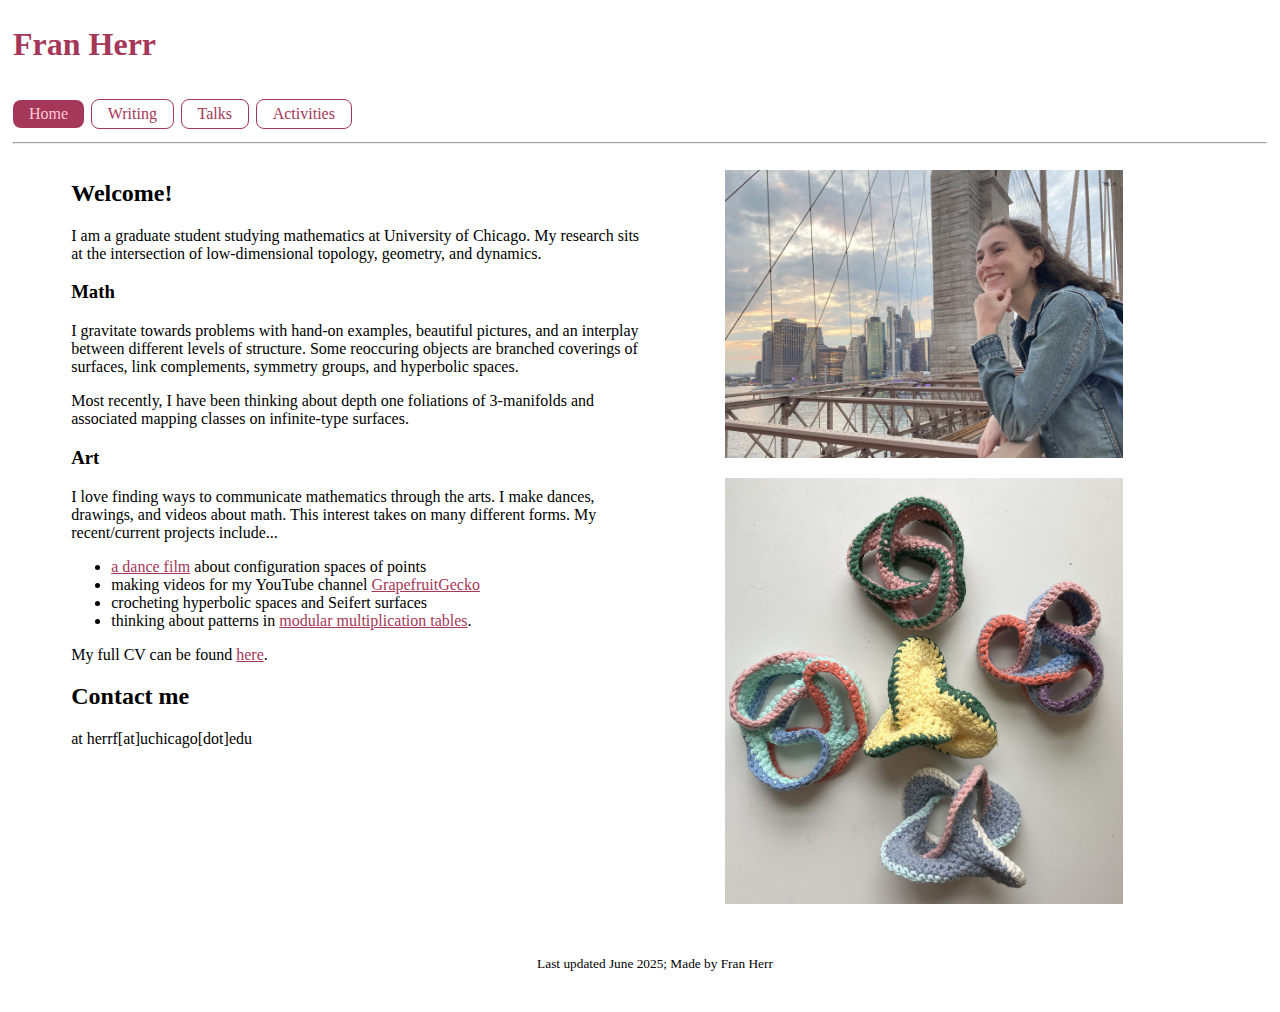
<file: index.html>
<!DOCTYPE HTML>
<html>

<head>
	<title>Fran Herr</title>
<link href="style.css" type="text/css" rel="stylesheet">	
</head>
<body>
<div id="header">
	<h1 id="name"> Fran Herr </h1>
<div id="directory">
	<div>
		<a href="index.html" class="DirBtnBig selected">Home</a>
		<a href="notes.html" class="DirBtnBig">Writing</a>
		<a href="talks.html" class="DirBtnBig">Talks</a>
		<a href="activities.html" class="DirBtnBig">Activities</a>
		<!-- <a href="grapefruitgecko.html" class="DirBtnBig">YouTube</a> -->
	</div>
	<hr>
</div>
</div>
<div id="content-box">
	<div class="container">
		<div>
			<h2 class="centering">Welcome!</h2>
			<p>
				I am a graduate student studying mathematics at University of Chicago. My research sits at the intersection of
			low-dimensional topology, geometry, and dynamics. 
			</p>
			<h3 class="centering">Math</h3>
			<p>
				I gravitate towards problems with hand-on examples, beautiful pictures,
				and an interplay between different levels of structure. Some reoccuring objects are branched coverings of surfaces, 
				link complements, symmetry groups, and hyperbolic spaces. 
			</p>
			<p>
				Most recently, I have been thinking about depth one foliations
				of 3-manifolds and associated mapping classes on infinite-type surfaces.
			</p>
			<h3 class="centering">Art</h3>
			<p>
				I love finding ways to communicate mathematics through the arts. I make dances, drawings, and videos
			about math. This interest takes on many different forms. My recent/current projects include...
			</p>
			<ul>
				<li><a href="https://www.youtube.com/watch?v=pSdeWTqz4yg">a dance film</a> about configuration spaces of points</li>
				<li>making videos for my YouTube channel <a href="https://www.youtube.com/@GrapefruitGecko">GrapefruitGecko</a></li>
				<li>crocheting hyperbolic spaces and Seifert surfaces</li>
				<li>thinking about patterns in <a href="files/mmt-dancing-short.pdf">modular multiplication tables</a>.</li>
			</ul>
			My full CV can be found <a href="files/cv-2025.pdf">here</a>.
		<h2>Contact me</h2> at herrf[at]uchicago[dot]edu
		</div>
		<div>
			<div class="imgDis"><img class="responsive" src="images/profile.jpg" alt="a picture of Fran"></div>
		<div class="imgDis"><img class="responsive" src="images/seifert-surfaces.jpg" alt="crocheted seifert surfaces"></div>
		</div>
	</div>
</div>
</body>
<footer>Last updated June 2025; Made by Fran Herr</footer>
</html>
</file>
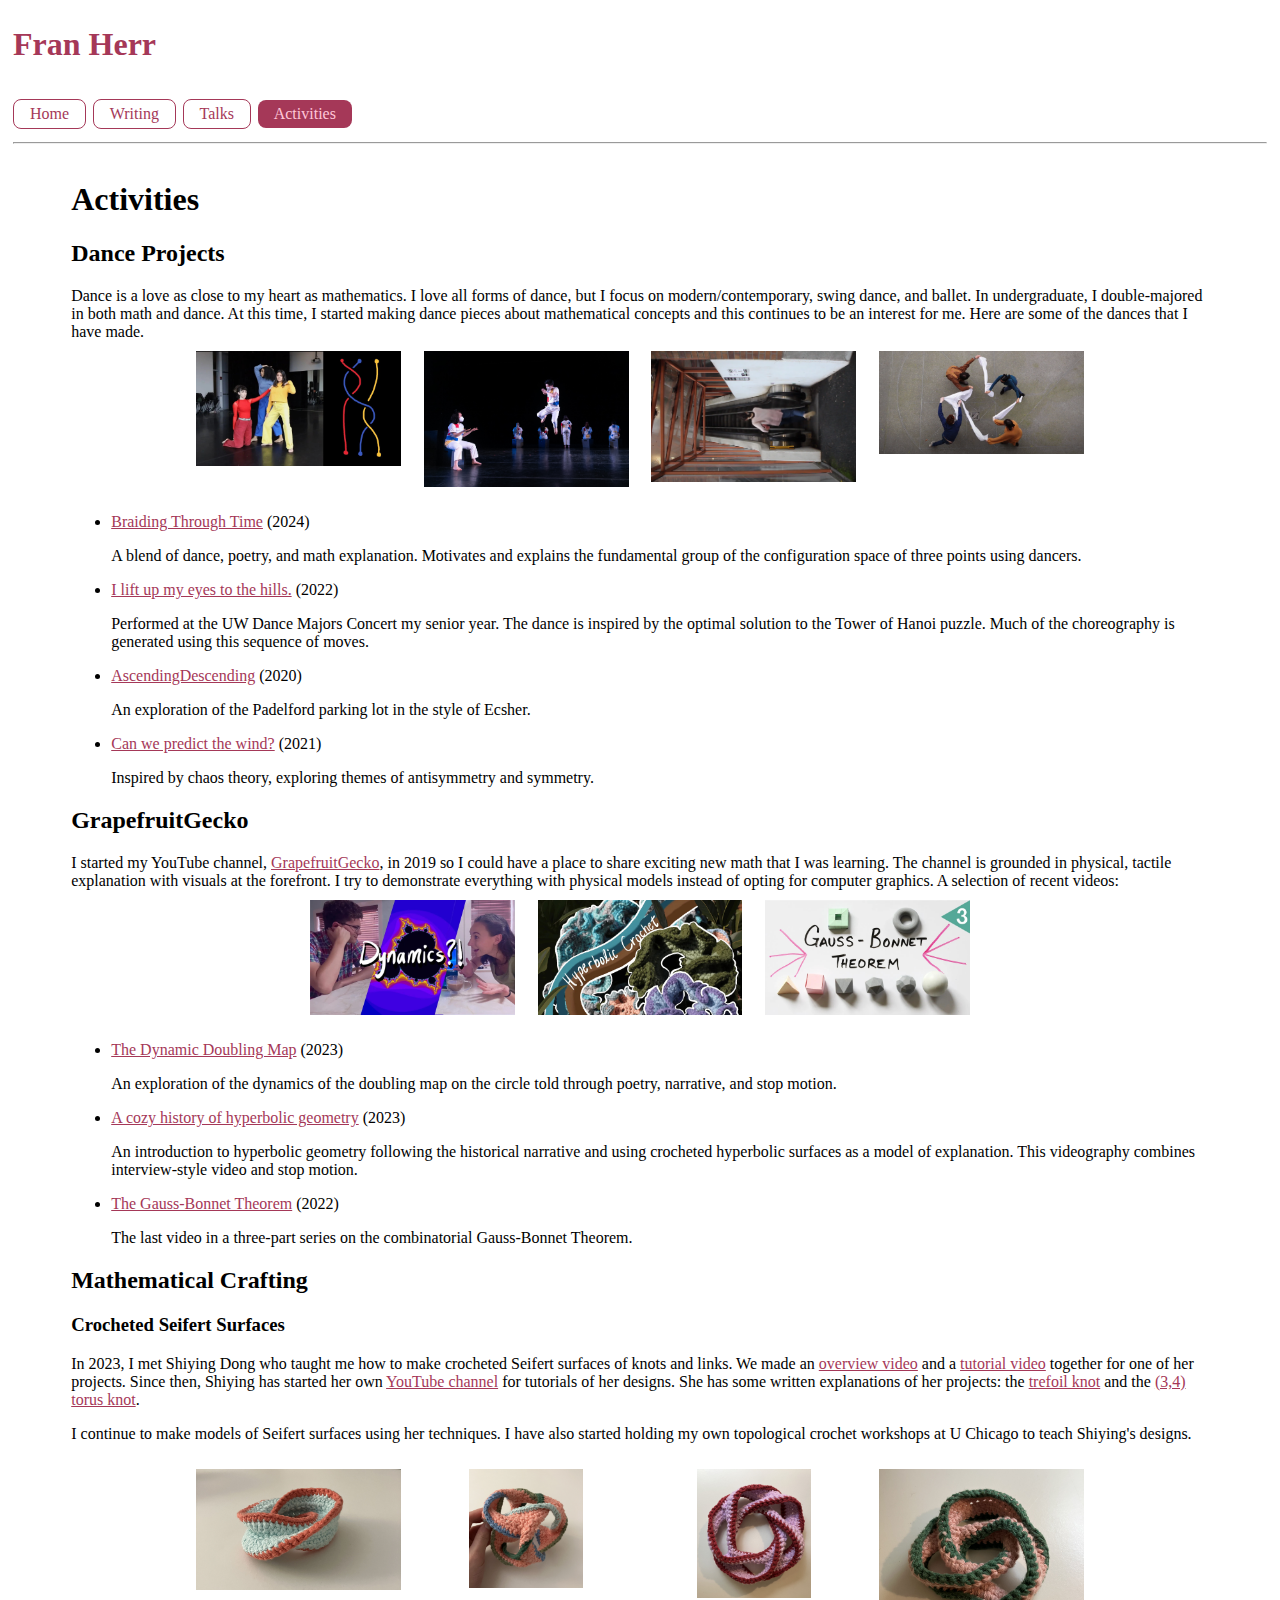
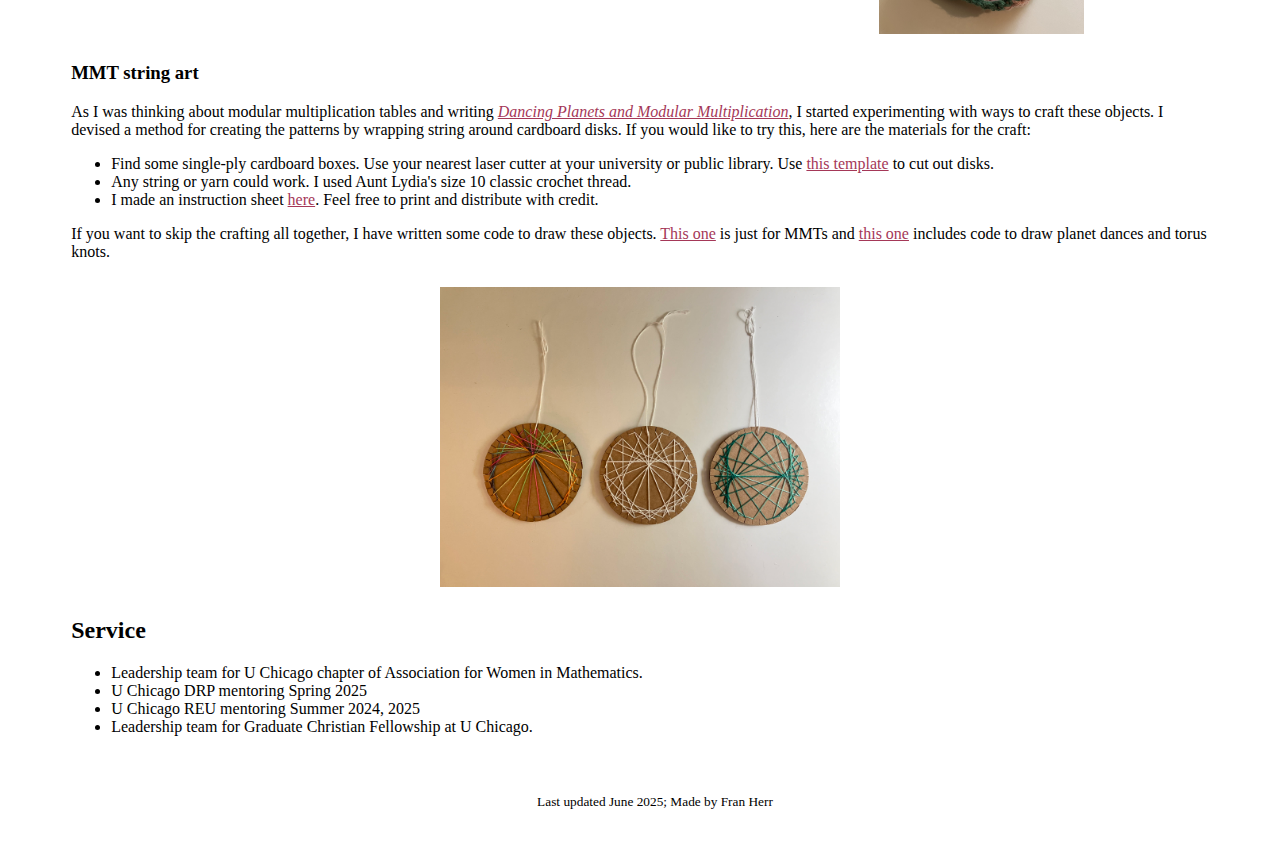
<file: activities.html>
<!DOCTYPE HTML>
<html>

<head>
	<title>Fran Herr</title>
<link href="style.css" type="text/css" rel="stylesheet">	
</head>
<body>
<div id="header">
	<h1 id="name"> Fran Herr </h1>
<div id="directory">
	<div>
		<a href="index.html" class="DirBtnBig">Home</a>
		<a href="notes.html" class="DirBtnBig">Writing</a>
		<a href="talks.html" class="DirBtnBig">Talks</a>
		<a href="activities.html" class="DirBtnBig selected">Activities</a>
		<!-- <a href="grapefruitgecko.html" class="DirBtnBig">YouTube</a> -->
	</div>
<hr>
</div>
</div>
<div id="content-box">
	<h1>Activities</h1>
<!-- 	<h2>Math Projects</h2>
	<div class="container" id="gallery">
		<a class="image-link" href="matchingGraphs.html"><div class="gallery-container"><img class="responsive" src="images/mobius.png" alt="a triangulated mobius loop"><div class="caption">Matching Graphs</div></div></a>
		<a class="image-link" href="mmt.html"><div class="gallery-container"><img class="responsive" src="images/mmt2.png" alt="some modular multiplication tables"><div class="caption">Modular Multiplication Tables</div></div></a>
	</div> -->
	<h2>Dance Projects</h2>
		Dance is a love as close to my heart as mathematics. I love all forms of dance, but I focus on modern/contemporary, swing dance, and ballet. 
		In undergraduate, I double-majored in both math and dance. At this time, I started making dance pieces about mathematical concepts and this continues
		to be an interest for me. Here are some of the dances that I have made.
		<div class="container" id="gallery">
			<a class="image-link" target="_blank" href="https://www.youtube.com/watch?v=pSdeWTqz4yg"><div class="responsive-gallery-container"><img class="responsive" src="images/config.jpg" alt="three dancers and a braid"><div class="caption">Braiding Through Time</div></div></a>
			<a class="image-link" target="_blank" href="https://www.youtube.com/watch?v=-kPiimnfpiw"><div class="responsive-gallery-container"><img class="responsive" src="images/eyes3.jpg" alt="three dancers on a stage"><div class="caption">eyes to the hills</div></div></a>
			<a class="image-link" target="_blank" href="https://www.youtube.com/watch?v=XFtoFisAPa4"><div class="responsive-gallery-container"><img class="responsive" src="images/ascend.png" alt="one dancer on an escalator"><div class="caption">AscendingDescending</div></div></a>
			<a class="image-link" target="_blank" href="https://drive.google.com/file/d/1GAgH1e6kmJ2qAi-t3e4m1t3R8WYtEC-N/view?usp=sharing"><div class="responsive-gallery-container"><img class="responsive" src="images/wind3.png" alt="four dancers shot from above"><div class="caption">Can we predict the wind?</div></div></a>
		</div>
		<ul>
			<li><a href="https://www.youtube.com/watch?v=pSdeWTqz4yg">Braiding Through Time</a> (2024)
			<p>A blend of dance, poetry, and math explanation. Motivates and explains the fundamental group of the configuration space of three
				points using dancers.
			</p></li>
			<li><a href="https://www.youtube.com/watch?v=-kPiimnfpiw">I lift up my eyes to the hills.</a> (2022)
			<p> Performed at the UW Dance Majors Concert my senior year. The dance is inspired by the optimal solution to the
				Tower of Hanoi puzzle. Much of the choreography is generated using this sequence of moves.  
			</p></li>
			<li><a href="https://www.youtube.com/watch?v=XFtoFisAPa4">AscendingDescending</a> (2020)
			<p>An exploration of the Padelford parking lot in the style of Ecsher.</p></li>
			<li><a href="https://drive.google.com/file/d/1GAgH1e6kmJ2qAi-t3e4m1t3R8WYtEC-N/view?usp=sharing">Can we predict the wind?</a> (2021)
			<p>Inspired by chaos theory, exploring themes of antisymmetry and symmetry.</p></li>
		</ul>
	<h2>GrapefruitGecko</h2>
		I started my YouTube channel, <a href="https://www.youtube.com/@GrapefruitGecko/videos"> GrapefruitGecko</a>, in 2019 so I could have a place to share exciting new math that I was learning.
		The channel is grounded in physical, tactile explanation with visuals at the forefront. I try to demonstrate everything with 
		physical models instead of opting for computer graphics. A selection of recent videos:
		<div class="container" id="gallery">
			<a class="image-link" target="_blank" href="https://www.youtube.com/watch?v=FrrgvDyKE64&t=107s"><div class="responsive-gallery-container"><img class="responsive" src="images/dynamic-doubling.jpg" alt="two people looking at the Mandelbrot set"><div class="caption">The Dynamic Doubling Map</div></div></a>
			<a class="image-link" target="_blank" href="https://www.youtube.com/watch?v=Bx6gqLw3W8E&t=1s"><div class="responsive-gallery-container"><img class="responsive" src="images/cozy-hyperbolic.jpg" alt="An assortment of crocheted hyperbolic surfaces and leaves"><div class="caption">cozy hyperbolic geometry</div></div></a>
			<a class="image-link" target="_blank" href="https://www.youtube.com/watch?v=Ep5OCB5yziQ"><div class="responsive-gallery-container"><img class="responsive" src="images/gauss-bonnet.jpg" alt="the words Gauss-Bonnet Theorem above a lineup of polytopes"><div class="caption">The Gauss-Bonnet Theorem</div></div></a>
		</div>
		<ul>
			<li><a href="https://www.youtube.com/watch?v=FrrgvDyKE64&t=107s">The Dynamic Doubling Map</a> (2023)
			<p>An exploration of the dynamics of the doubling map on the circle told through poetry, narrative, and stop motion.</p></li>
			<li><a href="https://www.youtube.com/watch?v=Bx6gqLw3W8E&t=1s">A cozy history of hyperbolic geometry</a> (2023)
			<p>An introduction to hyperbolic geometry following the historical narrative and using crocheted hyperbolic surfaces
				as a model of explanation. This videography combines interview-style video and stop motion.
			</p></li>
			<li><a href="https://www.youtube.com/watch?v=Ep5OCB5yziQ">The Gauss-Bonnet Theorem</a> (2022)
			<p>The last video in a three-part series on the combinatorial Gauss-Bonnet Theorem.</p></li>
		</ul>

	<h2>Mathematical Crafting</h2>
		<h3>Crocheted Seifert Surfaces</h3>
		<p>In 2023, I met Shiying Dong who taught me how to make crocheted Seifert surfaces of knots and links. We made an
		 <a href="https://www.youtube.com/watch?v=Zi3Nqk58bZM">overview video</a> and a <a href="https://www.youtube.com/watch?v=UgoGGRhlhPU&t=1070s">tutorial video</a>
		together for one of her projects. Since then, Shiying has started her own <a href="https://www.youtube.com/@epimono/featured">YouTube channel</a> for tutorials of her designs. She has some written
		explanations of her projects: the <a href="https://archive.bridgesmathart.org/2023/bridges2023-559.html#gsc.tab=0">trefoil knot</a> and the 
		<a href="https://archive.bridgesmathart.org/2024/bridges2024-537.pdf">(3,4) torus knot</a>. </p>
		<p>I continue to make models of Seifert surfaces using her techniques. I have also started holding my own topological crochet
			workshops at U Chicago to teach Shiying's designs.
		</p>
		<div class="container" id="gallery">
			<div class="gallery-container"><img class="responsive" src="images/seifert-1.jpg" alt="a seifert surface"></div>
			<div class="gallery-container tall"><img class="responsive" src="images/seifert-2.jpg" alt="a seifert surface"></div>
			<div class="gallery-container tall"><img class="responsive" src="images/seifert-3.jpg" alt="a seifert surface"></div>
			<div class="gallery-container"><img class="responsive" src="images/seifert-4.jpg" alt="a seifert surface"></div>
		</div>
		<h3>MMT string art</h3>
		<p>
			As I was thinking about modular multiplication tables and writing <a href="files/mmt-dancing-short.pdf"><i>Dancing Planets and Modular Multiplication</i></a>,
			I started experimenting with ways to craft these objects. I devised a method for creating the patterns by wrapping string around cardboard disks. If you would like to
			try this, here are the materials for the craft:
			<ul>
				<li>Find some single-ply cardboard boxes. Use your nearest laser cutter at your university or public library. Use <a target="_blank" href="files/laser-cut-disks.ai">this template</a>
				to cut out disks.</li>
				<li>Any string or yarn could work. I used Aunt Lydia's size 10 classic crochet thread.</li>
				<li>I made an instruction sheet <a href="files/mmt-instructions.pdf">here</a>. Feel free to print and distribute with credit.</li>
			</ul>
			If you want to skip the crafting all together, I have written some code to draw these objects. <a href="https://github.com/franherr/MMT">This one</a> is just for MMTs and <a href="https://github.com/franherr/dancingPlanets">this one</a> includes
			code to draw planet dances and torus knots.
		</p>
		<img class="responsive small" src="images/mmt-craft.jpg" alt="modular multiplication tables made of cardboard and string">
	<h2>Service</h2>
		<ul>
			<li>Leadership team for U Chicago chapter of Association for Women in Mathematics.</li>
			<li>U Chicago DRP mentoring Spring 2025</li>
			<li>U Chicago REU mentoring Summer 2024, 2025</li>
			<li>Leadership team for Graduate Christian Fellowship at U Chicago.</li>
		</ul>
</div>
</body>
<footer>Last updated June 2025; Made by Fran Herr</footer>
</html>
</file>
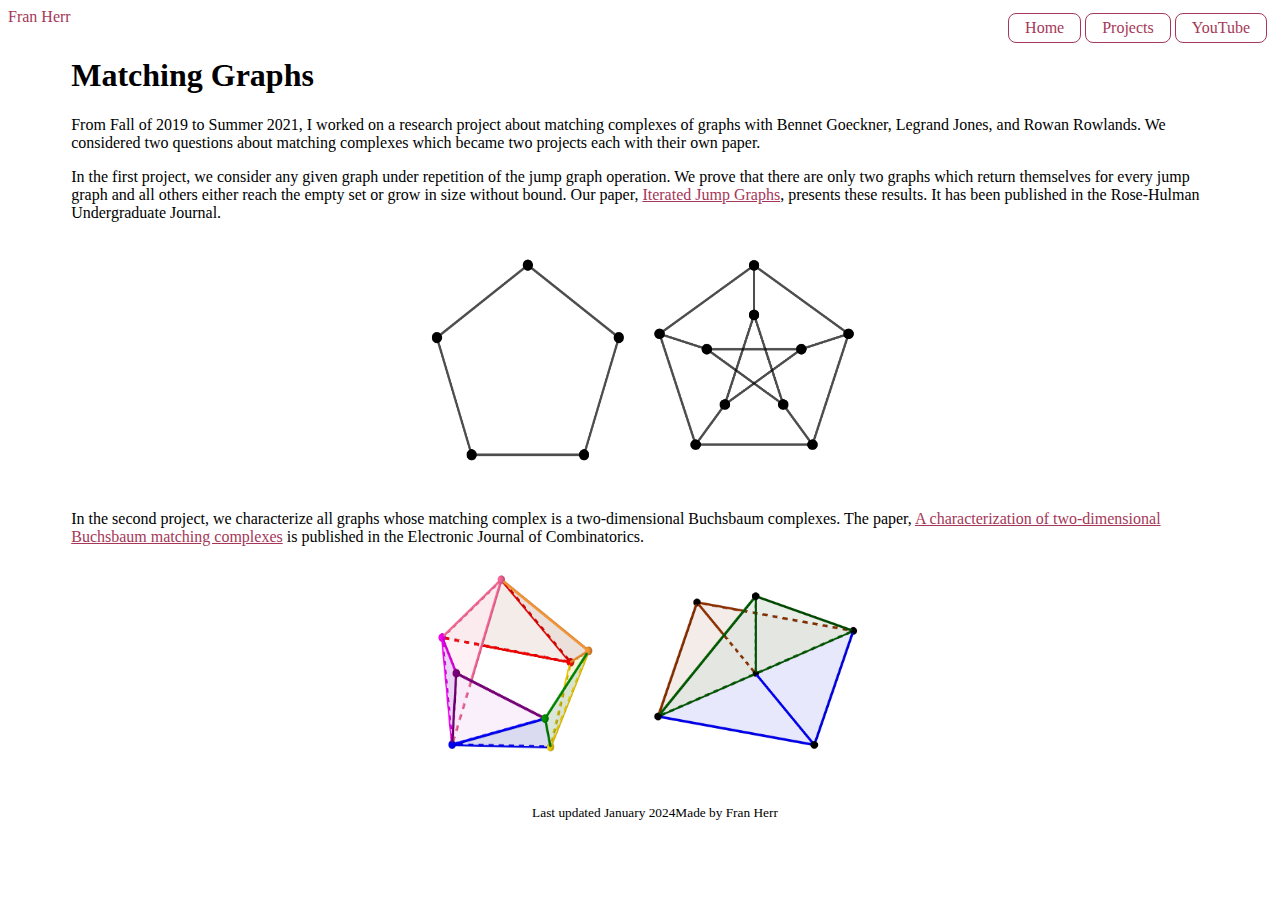
<file: matchingGraphs.html>
<!DOCTYPE HTML>
<html>

<head>
	<title>Fran Herr</title>
<link href="style.css" type="text/css" rel="stylesheet">	
</head>
<body>
<div id="header">
Fran Herr
<div class="right">
	<a href="index.html" class="DirBtnBig">Home</a>
	<a href="projects.html" class="DirBtnBig">Projects</a>
	<a href="grapefruitgecko.html" class="DirBtnBig">YouTube</a>
</div>
</div>
<div id="content-box">
<h1>Matching Graphs</h1>
<p>From Fall of 2019 to Summer 2021, 
	I worked on a research project about matching complexes of 
	graphs with Bennet Goeckner, Legrand Jones, and Rowan Rowlands. We considered two questions about matching complexes which became two projects 
	each with their own paper.
</p>
<p>
	​In the first project, we consider any given graph under repetition
	 of the jump graph operation. We prove that there are only two graphs 
	 which return themselves for every jump graph and all others either reach the empty set 
	 or grow in size without bound. Our paper, <a href="https://arxiv.org/abs/2205.01796">Iterated Jump Graphs</a>, presents these results. 
	 It has been published in the Rose-Hulman Undergraduate Journal.
</p>
<div class="container" id="gallery">
	<img src="images/C5.png" alt="the cycle on 5 vertices">
	<img src="images/matching-c5.png" alt="the peterson graph">
</div>
<p>
	
In the second project, we characterize all graphs whose matching complex is a two-dimensional 
Buchsbaum complexes. The paper, <a href="https://arxiv.org/abs/2110.11302">A characterization of two-dimensional Buchsbaum matching complexes</a>
is published in the Electronic Journal of Combinatorics.
</p>
<div class="container" id="gallery">
	<img src="images/mobius.png" alt="a triangulated mobius loop">
	<img src="images/simplicial-complex.png" alt="a generic simplicial complex">
</div>
</div>
</body>
<footer>Last updated January 2024 <div class="right">Made by Fran Herr</div></footer>
</html>
</file>
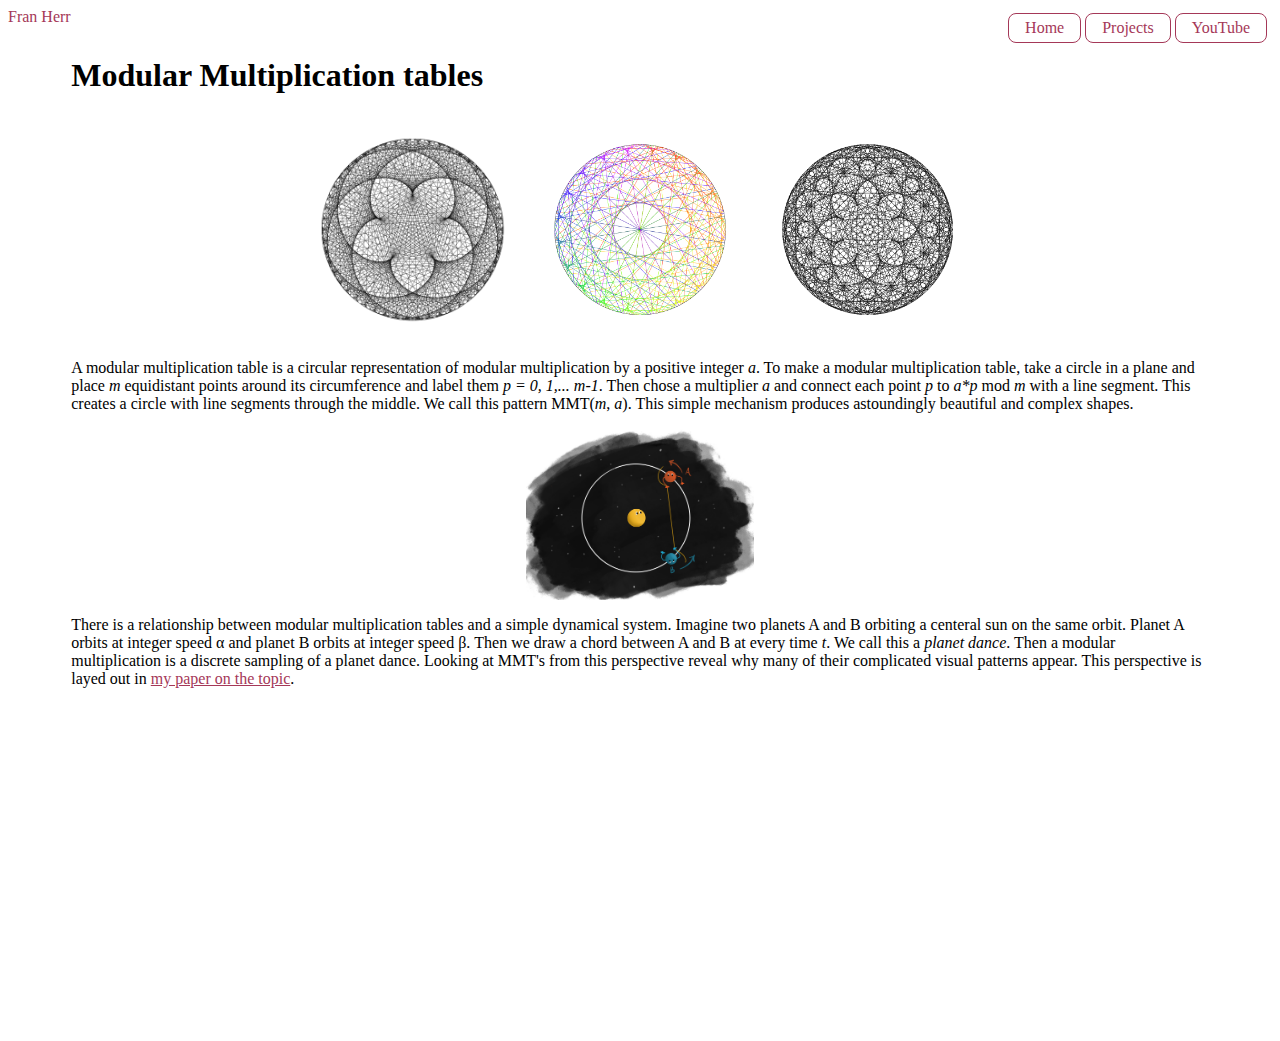
<file: mmt.html>
<!DOCTYPE HTML>
<html>

<head>
	<title>Fran Herr</title>
<link href="style.css" type="text/css" rel="stylesheet">	
</head>
<body>
<div id="header">
Fran Herr
<div class="right">
	<a href="index.html" class="DirBtnBig">Home</a>
	<a href="projects.html" class="DirBtnBig">Projects</a>
	<a href="grapefruitgecko.html" class="DirBtnBig">YouTube</a>
</div>
</div>
<div id="content-box">
<h1>Modular Multiplication tables</h1>
<div class="container" id="gallery">
	<img src="images/51-455.png" alt="MMT(455, 51)">
	<img src="images/21-200r.png" alt="MMT(200, 21)">
	<img src="images/MMT-345-400.png" alt="MMT(400, 345)">
</div>
<p>
	A modular multiplication table is a circular representation of modular multiplication 
	by a positive integer <i>a</i>. To make a modular multiplication table, take a circle in a plane 
	and place <i>m</i> equidistant points around its circumference and label them <i>p = 0, 1,... m-1</i>. 
	Then chose a multiplier <i>a</i> and connect each point <i>p</i> to <i>a*p</i> mod <i>m</i> with a line segment. 
	This creates a circle with line segments through the middle. We call this pattern MMT(<i>m</i>, <i>a</i>). This simple mechanism produces 
	astoundingly beautiful and complex shapes.
</p>
<div class="container" id="gallery">
	<img src="images/planet-dance.png" alt="two friendly planets holding a teather">
</div>
<p>
	There is a relationship between modular multiplication tables and a simple dynamical system. Imagine two planets
	A and B orbiting a centeral sun on the same orbit. Planet A orbits at integer speed &alpha; and planet B orbits at integer speed 
	&beta;. Then we draw a chord between A and B at every time <i>t</i>. We call this a <i>planet dance</i>. Then a modular multiplication
	is a discrete sampling of a planet dance. Looking at MMT's from this perspective reveal why many of their complicated
	visual patterns appear. This perspective is layed out in <a target="_blank" href="files/modularMultiplication-dancingPlanets.pdf">my paper on the topic</a>.
</p>
<div class="container">
	<div class="video-container">
		<iframe width="560" height="315" src="https://www.youtube.com/embed/KlHmuKqpJl0" frameborder="0" allow="accelerometer; autoplay; encrypted-media; gyroscope; picture-in-picture" allowfullscreen></iframe>
</div>
<div class="video-container">
	<iframe width="560" height="315" src="https://www.youtube.com/embed/_CctlyLE5hs" frameborder="0" allow="accelerometer; autoplay; encrypted-media; gyroscope; picture-in-picture" allowfullscreen></iframe>
</div>
</div>
</div>
</body>
</html>
</file>
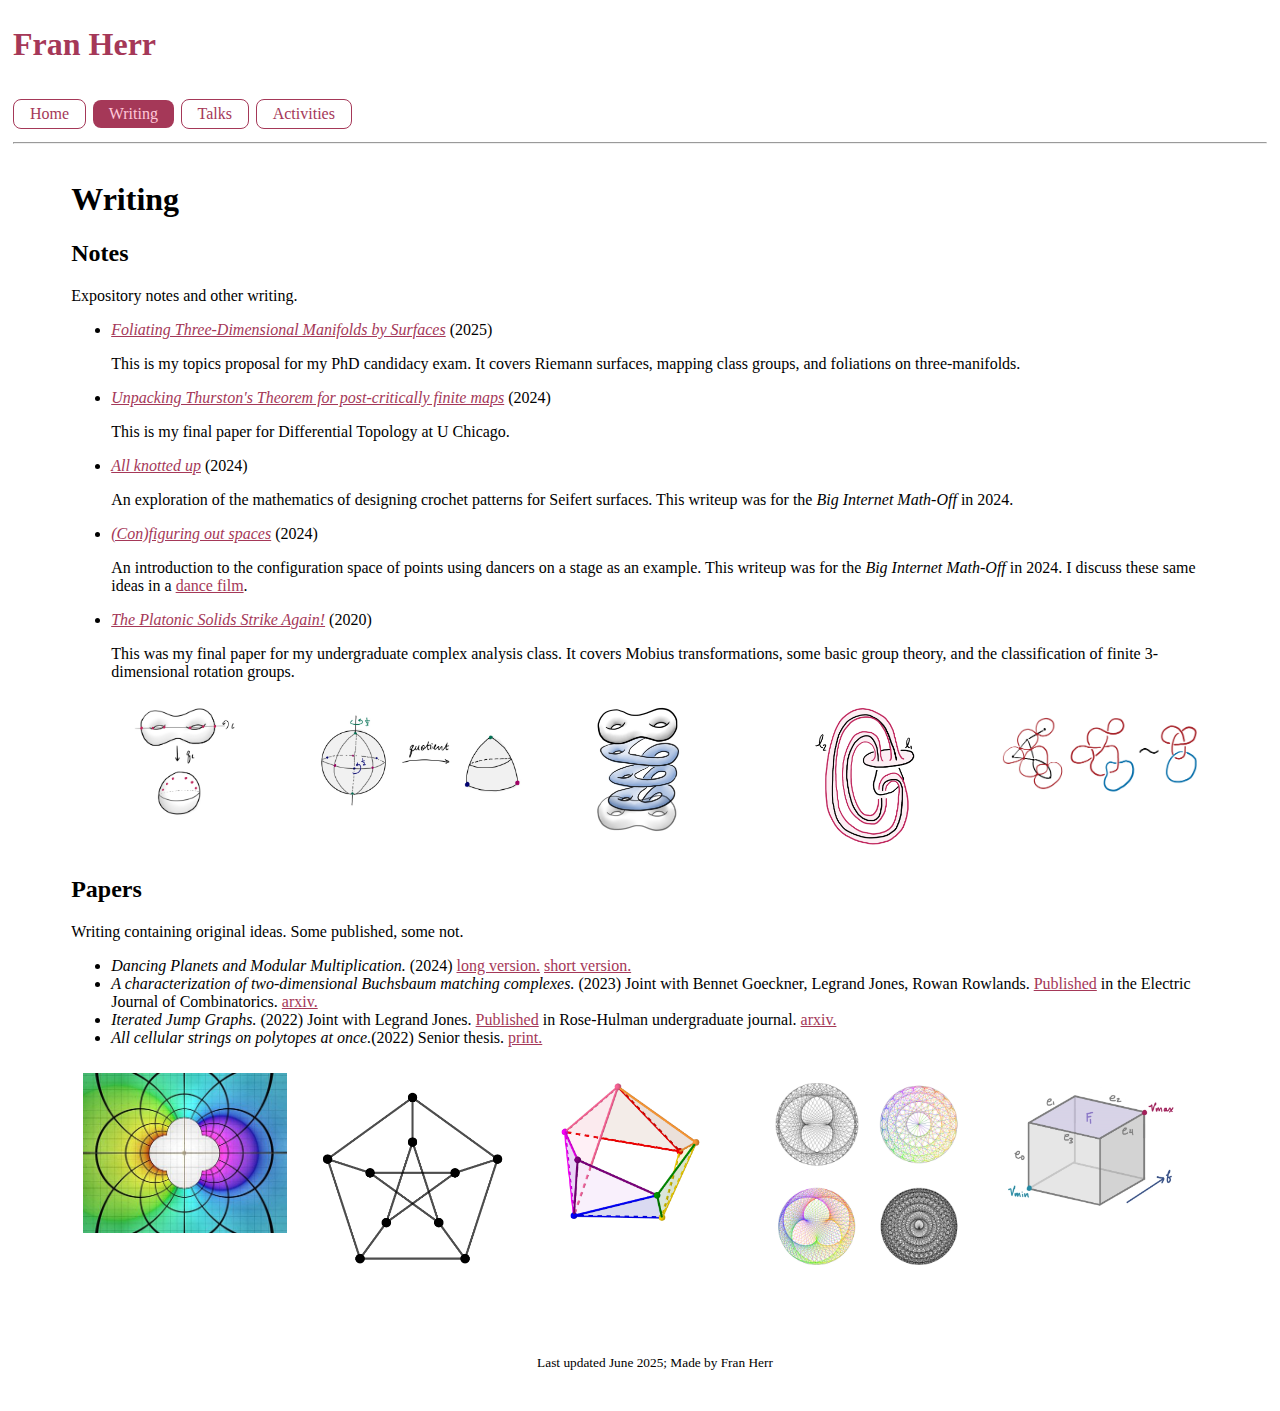
<file: notes.html>
<!DOCTYPE HTML>
<html>

<head>
	<title>Fran Herr</title>
<link href="style.css" type="text/css" rel="stylesheet">	
</head>
<body>
<div id="header">
	<h1 id="name"> Fran Herr </h1>
<div id="directory">
	<div>
		<a href="index.html" class="DirBtnBig">Home</a>
		<a href="notes.html" class="DirBtnBig selected">Writing</a>
		<a href="talks.html" class="DirBtnBig">Talks</a>
		<a href="activities.html" class="DirBtnBig">Activities</a>
		<!-- <a href="grapefruitgecko.html" class="DirBtnBig">YouTube</a> -->
	</div>
	<hr>
</div>
</div>
	<div id="content-box">
		<h1>Writing</h1>
		<h2>Notes</h2>
		Expository notes and other writing.
		<ul>
			<li><a href="files/foliations-3-manifolds.pdf"><i>Foliating Three-Dimensional Manifolds by Surfaces</i></a> (2025) 
				<p>This is my topics proposal for my PhD candidacy exam. It covers Riemann surfaces, mapping class groups,
					and foliations on three-manifolds.
				</p>
			</li>
			<li><a href="files/Thurston_Rational_maps.pdf"><i>Unpacking Thurston's Theorem for post-critically finite maps</i></a> (2024) 
				<p>This is my final paper for Differential Topology at U Chicago. </p>
			</li>
			<li><a href="files/seifert_surfaces.pdf"><i>All knotted up</i></a> (2024)
				<p>An exploration of the mathematics of designing crochet patterns for Seifert surfaces. This writeup was for the <i>Big Internet Math-Off</i> in 2024.
				</p>
			</li>
			<li><a href="files/configurations_spaces.pdf"><i>(Con)figuring out spaces</i></a> (2024)
				<p> An introduction to the configuration space of points using dancers on a stage as an example. This writeup was for the <i>Big Internet Math-Off</i> in 2024.
					I discuss these same ideas in a <a target="_blank" href="https://www.youtube.com/watch?v=pSdeWTqz4yg">dance film</a>. 
				</p>
			</li>
			<li><a href="files/mobius-transformations.pdf"><i>The Platonic Solids Strike Again!</i></a> (2020) 
				<p>This was my final paper for my undergraduate complex analysis class. It covers Mobius transformations, some 
					basic group theory, and the classification of finite 3-dimensional rotation groups.
				</p>
			</li>
		</ul>
		<div class="container" id="gallery">
			<div class="gallery-container tall"><img class="responsive" src="images/Hyperelliptic.png" alt="the hyperelliptic involution on a genus 2 surface"></div>
			<div class="gallery-container wide"><img class="responsive" src="images/degree3.jpg" alt="A degree 6 branched covering from the sphere to itself"></div>
			<div class="gallery-container tall"><img class="responsive" src="images/MF.jpg" alt="a foliation of a compactified mapping torus"></div>
			<div class="gallery-container tall"><img class="responsive" src="images/Whitehead2.png" alt="a once-punctured torus embedded in the whitehead link complement"></div>
			<div class="gallery-container wide"><img class="responsive" src="images/Random-graph.png" alt="a combinatorial method to turn a graph into a link"></div>	
		</div>
		  <!-- <div class="gallery">
			<img class="responsive" src="images/Hyperelliptic.png" alt="the hyperelliptic involution on a genus 2 surface">
			<img class="responsive" src="images/degree3.jpg" alt="A degree 6 branched covering from the sphere to itself">
		 	<img class="responsive" src="images/MF.jpg" alt="a foliation of a compactified mapping torus">
			<img class="responsive" src="images/Whitehead2.png" alt="a once-punctured torus embedded in the whitehead link complement">
			<img class="responsive" src="images/Random-graph.png" alt="a combinatorial method to turn a graph into a link">
		</div> -->
		<h2>Papers</h2>
		Writing containing original ideas. Some published, some not.
		<ul>
			<li><i>Dancing Planets and Modular Multiplication.</i> (2024) <a href="files/m">long version.</a> <a href="files/mmt-dancing-short.pdf">short version.</a></li>
			<li><i>A characterization of two-dimensional Buchsbaum matching complexes.</i> (2023) Joint with Bennet Goeckner, Legrand Jones, Rowan Rowlands. <a href="https://www.combinatorics.org/ojs/index.php/eljc/article/view/v30i1p36">Published</a> in the Electric Journal of Combinatorics. <a href="https://arxiv.org/abs/2110.11302">arxiv.</a></li>
			<li><i>Iterated Jump Graphs.</i> (2022) Joint with Legrand Jones. <a href="https://scholar.rose-hulman.edu/rhumj/vol23/iss2/7/">Published</a> in Rose-Hulman undergraduate journal. <a href="https://arxiv.org/abs/2205.01796">arxiv.</a></li>
			<li><i>All cellular strings on polytopes at once.</i>(2022) Senior thesis. <a href="files/cellular-strings.pdf">print.</a></li>
		</ul>
		<div class="container" id="gallery">
			<div class="gallery-container"><img class="responsive" src="images/complex.jpg" alt="a rainbow complex function"></div>
			<div class="gallery-container"><img class="responsive" src="images/matching-c5.png" alt="The Peterson graphs"></div>
			<div class="gallery-container"><img class="responsive" src="images/mobius.png" alt="A Mobius loop made of triangles"></div>
			<div class="gallery-container"><img class="responsive" src="images/mmt2.png" alt="Some modular Multiplication Tables"></div>
			<div class="gallery-container"><img class="responsive" src="images/polytope.jpg" alt="A cube with a cellular string"></div>
<!-- 			<a class="image-link" target="_blank" href="files/mobius-transformations.pdf"></a>
			<a class="image-link" target="_blank" href="https://arxiv.org/abs/2205.01796"><div class="gallery-container"><img class="responsive" src="images/matching-c5.png" alt="The Peterson graphs"><div class="caption">Iterated Jump Graphs</div></div></a>
			<a class="image-link" target="_blank" href="files/modularMultiplication-dancingPlanets.pdf"><div class="gallery-container"><img class="responsive" src="images/mmt2.png" alt="Some modular Multiplication Tables"><div class="caption">Dancing Planets and Modular Multiplication</div></div></a>
			<a class="image-link" target="_blank" href="https://arxiv.org/abs/2110.11302"><div class="gallery-container"><img class="responsive" src="images/mobius.png" alt="A Mobius loop made of triangles"><div class="caption">Buchsbaum matching complexes</div></div></a>
			<a class="image-link" target="_blank" href="files/cellular-strings.pdf"><div class="gallery-container"><img class="responsive" src="images/polytope.jpg" alt="A cube with a cellular string"><div class="caption">Cellular Strings</div></div></a>
 -->		</div>
	</div>
</body>
<footer>Last updated June 2025; Made by Fran Herr</footer>
</html>
</file>
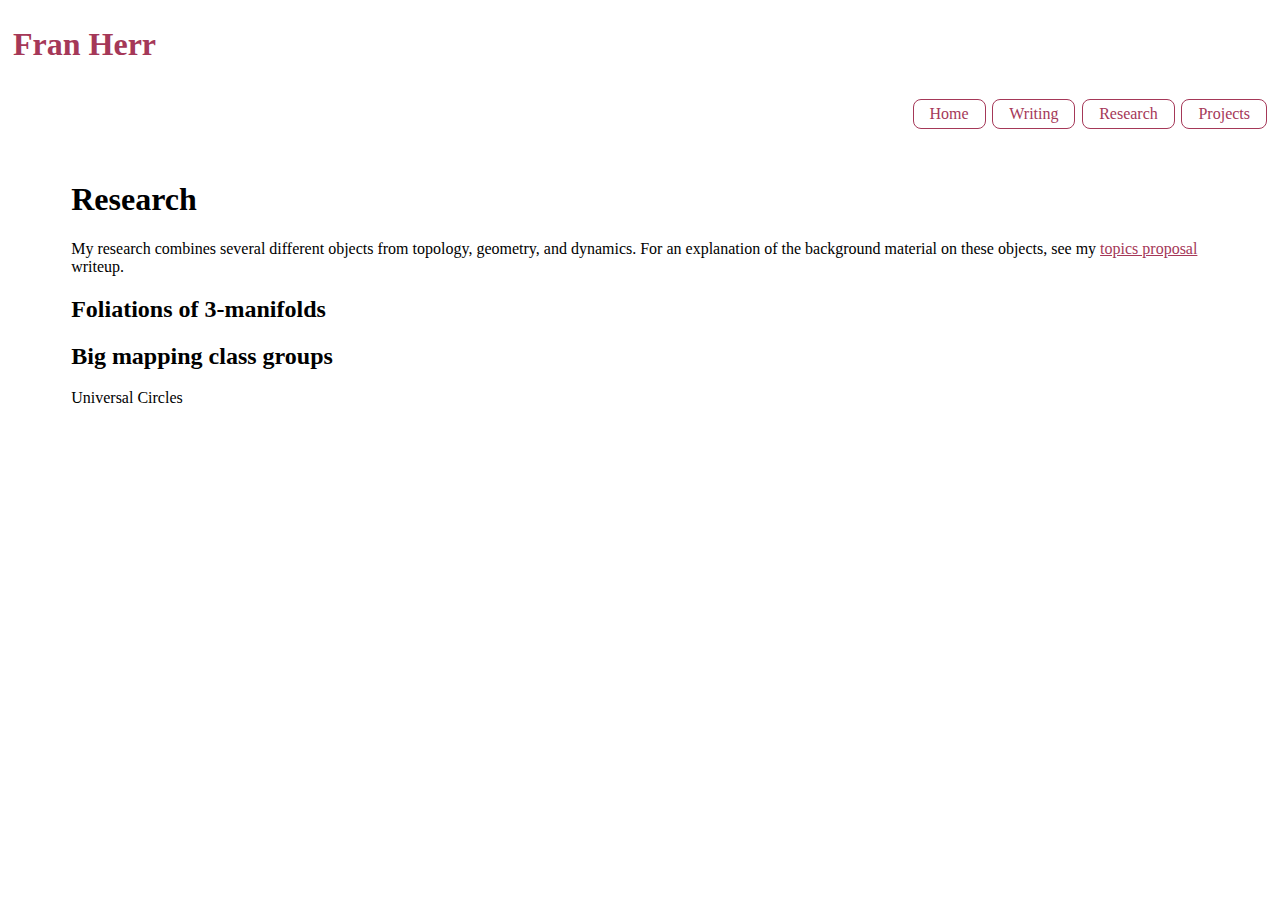
<file: research.html>
<!DOCTYPE HTML>
<html>

<head>
	<title>Fran Herr</title>
<link href="style.css" type="text/css" rel="stylesheet">	
</head>
<body>
<div id="header">
	<h1 id="name"> Fran Herr </h1>
<div id="directory">
	<div class="right">
		<a href="index.html" class="DirBtnBig">Home</a>
		<a href="notes.html" class="DirBtnBig">Writing</a>
		<a href="research.html" class="DirBtnBig">Research</a>
		<a href="projects.html" class="DirBtnBig">Projects</a>
		<!-- <a href="grapefruitgecko.html" class="DirBtnBig">YouTube</a> -->
	</div>
</div>
</div>
	<div id="content-box">
		<h1>Research</h1>
		My research combines several different objects from topology, geometry, and dynamics. For an explanation of the background 
		material on these objects, see my <a href="files/foliations-3-manifolds.pdf">topics proposal</a> writeup.
		<h2>Foliations of 3-manifolds</h2>
		<h2>Big mapping class groups</h2>
		<p>Universal Circles</p>
</body>
</html>
</file>
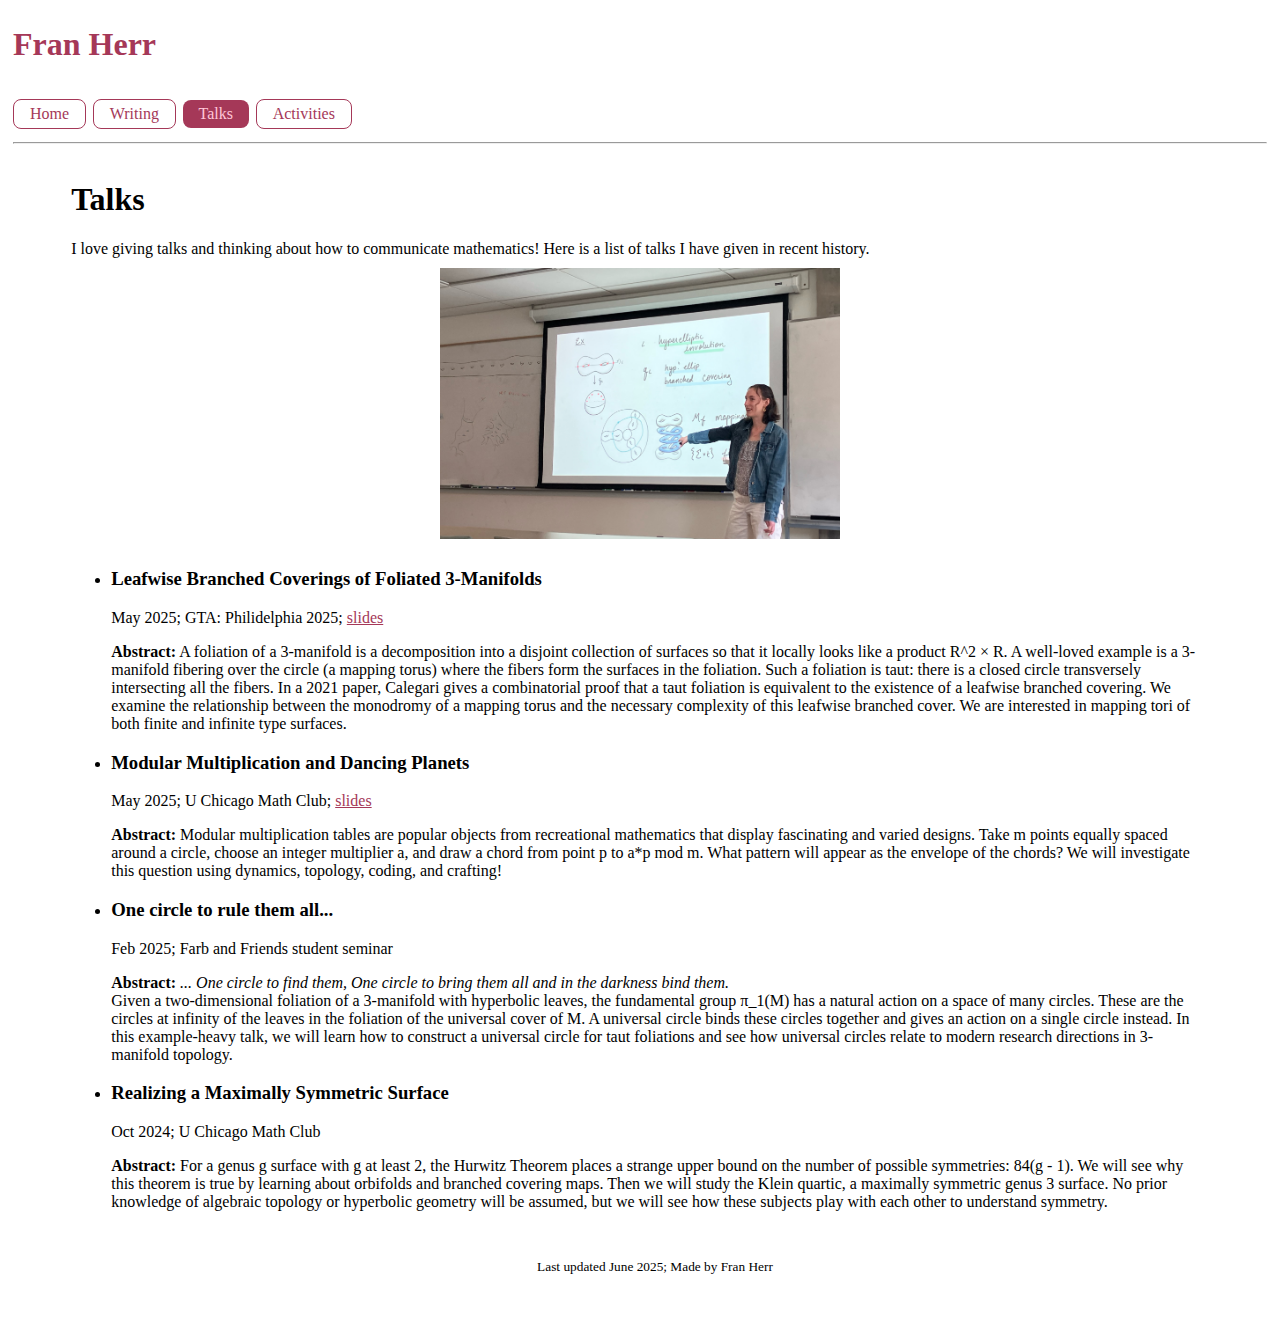
<file: talks.html>
<!DOCTYPE HTML>
<html>

<head>
	<title>Fran Herr</title>
<link href="style.css" type="text/css" rel="stylesheet">	
</head>
<body>
<div id="header">
	<h1 id="name"> Fran Herr </h1>
<div id="directory">
	<div>
		<a href="index.html" class="DirBtnBig">Home</a>
		<a href="notes.html" class="DirBtnBig">Writing</a>
		<a href="talks.html" class="DirBtnBig selected">Talks</a>
		<a href="activities.html" class="DirBtnBig">Activities</a>
		<!-- <a href="grapefruitgecko.html" class="DirBtnBig">YouTube</a> -->
	</div>
    <hr>
</div>
</div>
	<div id="content-box">
		<h1>Talks</h1>
        I love giving talks and thinking about how to communicate mathematics! Here is a list of talks I have given in recent history.
        <img class="responsive small" src="images/talks.png" alt="fran giving a talk">
        <ul>
            <li>   
                <h3>Leafwise Branched Coverings of Foliated 3-Manifolds</h3>
            <p>May 2025; GTA: Philidelphia 2025; <a href="files/GTA-slides.pdf">slides</a></p>
            <p><b>Abstract:</b> A foliation of a 3-manifold is a decomposition into a disjoint collection of surfaces so that it locally looks like a product 
                R^2 × R. A well-loved example is a 3-manifold fibering over the circle (a
                mapping torus) where the fibers form the surfaces in the foliation. Such a foliation is taut: there is
                a closed circle transversely intersecting all the fibers. In a 2021 paper, Calegari gives a combinatorial
                proof that a taut foliation is equivalent to the existence of a leafwise branched covering. We examine the
                relationship between the monodromy of a mapping torus and the necessary complexity of this leafwise
                branched cover. We are interested in mapping tori of both finite and infinite type surfaces.
            </p>
            </li>
            <li>   
                <h3>Modular Multiplication and Dancing Planets</h3>
            <p>May 2025; U Chicago Math Club; <a href="files/math-club-slides.pdf">slides</a></p>
            <p><b>Abstract:</b>  Modular multiplication tables are popular objects 
                from recreational mathematics that display fascinating and varied designs. 
                Take m points equally spaced around a circle, choose an integer multiplier a, 
                and draw a chord from point p to a*p mod m. What pattern will appear as the envelope 
                of the chords? We will investigate this question using dynamics, topology, coding, and crafting!
            </p>
            </li>
            <li>   
                <h3>One circle to rule them all...</h3>
            <p>Feb 2025; Farb and Friends student seminar</p>
            <p><b>Abstract:</b> <i>... One circle to find them, One circle to bring them all and in the darkness bind them.</i> <br>
                Given a two-dimensional foliation of a 3-manifold with hyperbolic leaves, the fundamental group π_1(M) has a 
                natural action on a space of many circles. These are the circles at infinity of the leaves in the foliation of 
                the universal cover of M. A universal circle binds these circles together and gives an action on a single circle instead. 
                In this example-heavy talk, we will learn how to construct a universal circle for taut foliations and see how universal 
                circles relate to modern research directions in 3-manifold topology.
            </p>
            </li>
             <li>   
                <h3>Realizing a Maximally Symmetric Surface</h3>
            <p>Oct 2024; U Chicago Math Club</p>
            <p><b>Abstract:</b> For a genus g surface with g at least 2, the Hurwitz Theorem places a 
                strange upper bound on the number of possible symmetries: 84(g - 1). We will see why this 
                theorem is true by learning about orbifolds and branched covering maps. Then we will study 
                the Klein quartic, a maximally symmetric genus 3 surface. No prior knowledge of algebraic topology
                 or hyperbolic geometry will be assumed, but we will see how these subjects play with each other to understand symmetry.
            </p>
            </li>
        </ul>
</body>
<footer>Last updated June 2025; Made by Fran Herr</footer>
</html>
</file>
<file: style.css>
#content-box {
	width: 90%;
	height: auto;
	margin: auto;
	padding: 10px;
}

.container {
    display: flex;
	flex-direction: row;
	justify-content: center;
	align-items: top;
	margin: auto;
}

.container > * {
	width: 50%;
}

a {
  color: #a53858;
}


/*header and directory */
#header {
	color: #a53858;
}

#directory {
	font-family: Georgia, 'Times New Roman', Times, serif;
	font-size: 20pt;
	font-style: bold;
	padding-left: 5%;
	padding-right: 5%;
	height: 50px;
}

.DirBtnBig {
	border-radius:8px;
	border:1px solid;
	display:inline-block;
	color: #a53858;
	cursor:pointer;
	font-family: Georgia, 'Times New Roman', Times, serif;
	font-size:12pt;
	padding:5px 16px;
	text-decoration:none;
}
.DirBtnBig:hover {
	background-color: #ffc7d8; /*frink*/
	color: #a53858;
	border: #a53858;
}
.DirBtnBig:active {
	position:relative;
	top:1px;
}

.selected {
	color: #ffc7d8;
	background-color: #a53858;
	border: #ffc7d8;
}

#header > * {
	padding: 5px;
}

/*footer*/
footer {
    bottom: 0;
    left: 0;
	height: 80px;
	font-size: 10pt;
	padding-left: 30px;
    display: flex;
    justify-content: center;
    align-items: center;
}

.right {
	float: right;
}

/*general image displays*/

.imageDis {
  padding: 0px;
  margin-left: auto;
  margin-right: auto;
  margin-top: 20px;
  text-align: center;
}

.responsive {
  padding: 10px;
  width: 70%;
  height: auto;
  max-width: 100%;
  display: block;
  margin: auto;
}

.small {
	width: 400px;
	height: auto;
}

/* responsive gallery container */

#gallery > * {
	width: 20%;
	position: relative;
	display: inline-block;
}

.gallery-container > img {
	width: 90%;
	height: auto;
}

.tall > img {
	height: auto;
	width: 50%;
} 

.wide > img {
	width: 100%;
	height: auto;
}

.responsive-gallery-container > img {
	width: 90%;
	height: auto;
	transition: all 0.3s ease-in-out;
}

.caption {
	position: absolute;
	top: 50%;
	left: 50%;
	transform: translate(-50%, -50%);
	color: white;
	font-size: 12pt; /* Adjust the size of the text as needed */
	font-family: 'Courier New', Courier, monospace;
	font-weight: bold;
	text-align: center;
	opacity: 0; /* Initially hide the caption */
	transition: opacity 0.3s ease-in-out;
  }


  .responsive-gallery-container:hover img {
	filter: brightness(50%) contrast(100%) grayscale(0); /* Fade to black (50% brightness) */
  }
  
  .responsive-gallery-container:hover .caption {
	opacity: 1; /* Show the caption on hover */
  }
</file>
